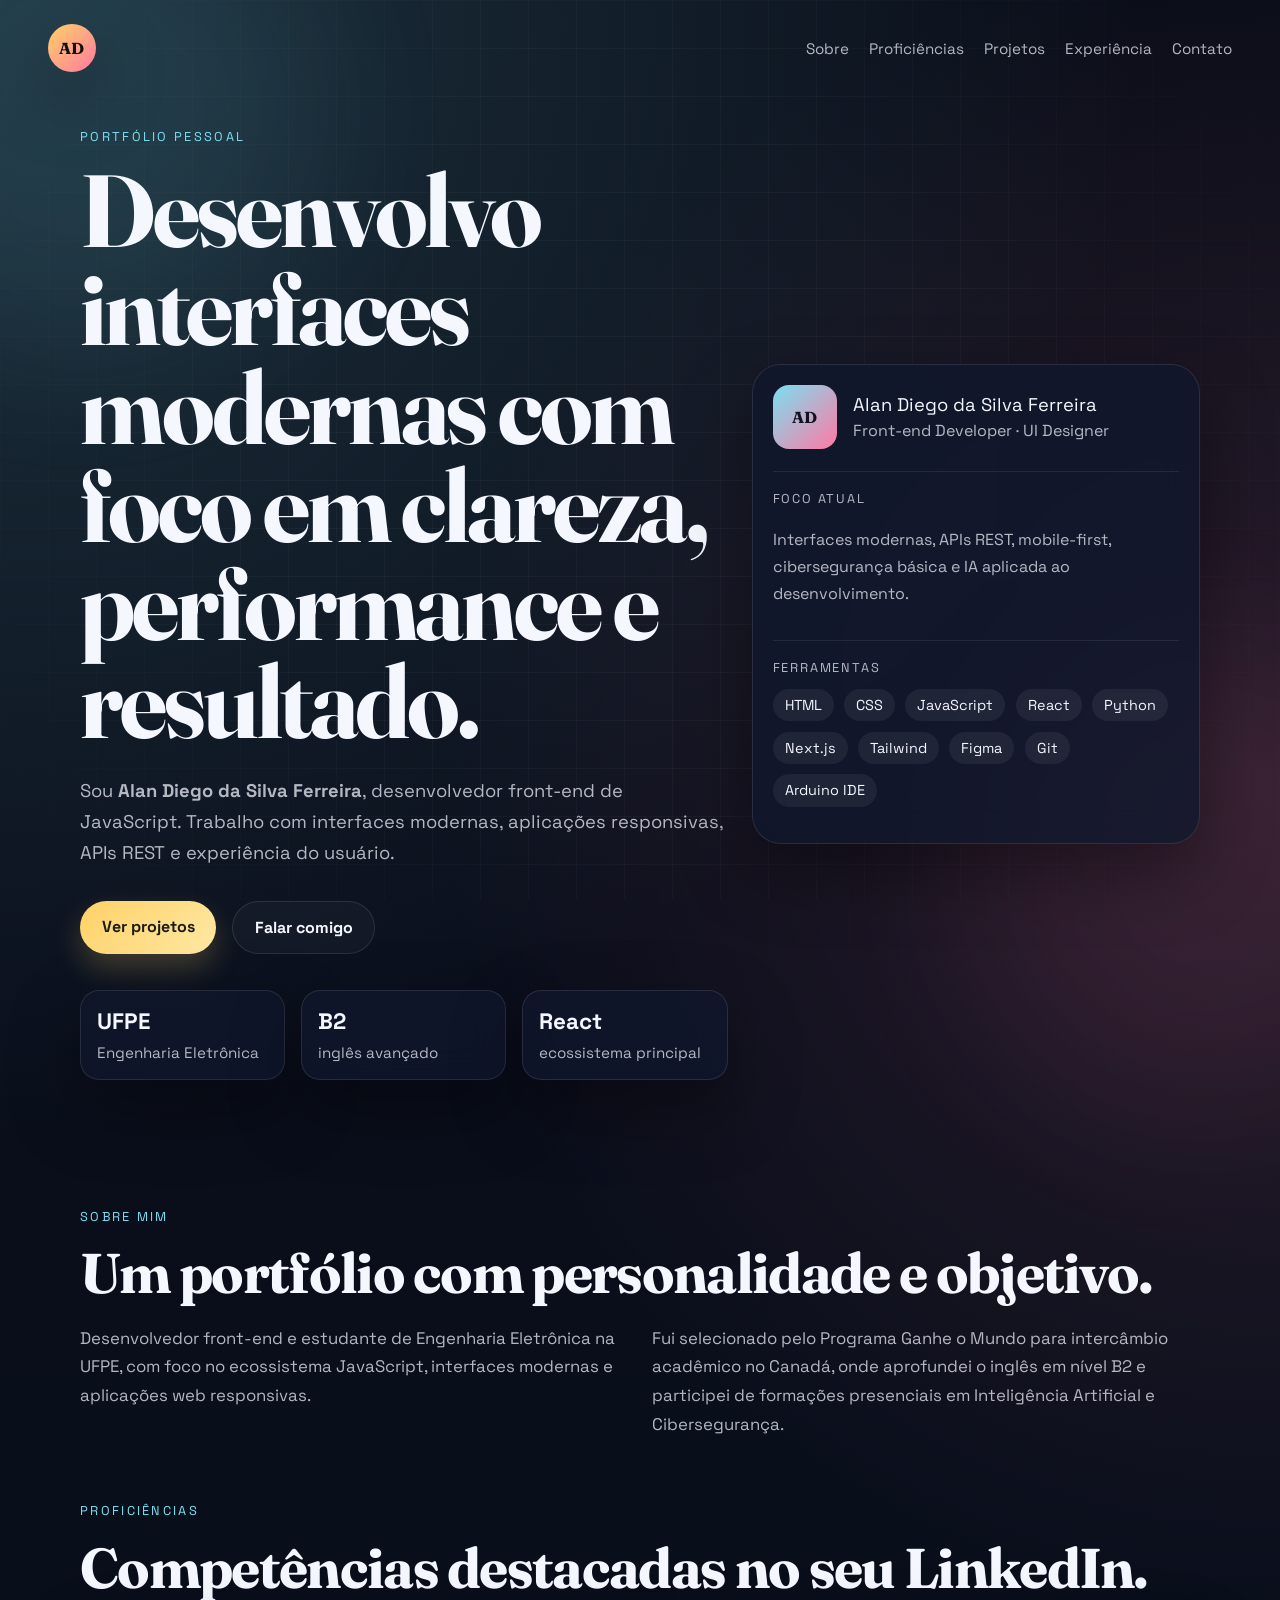
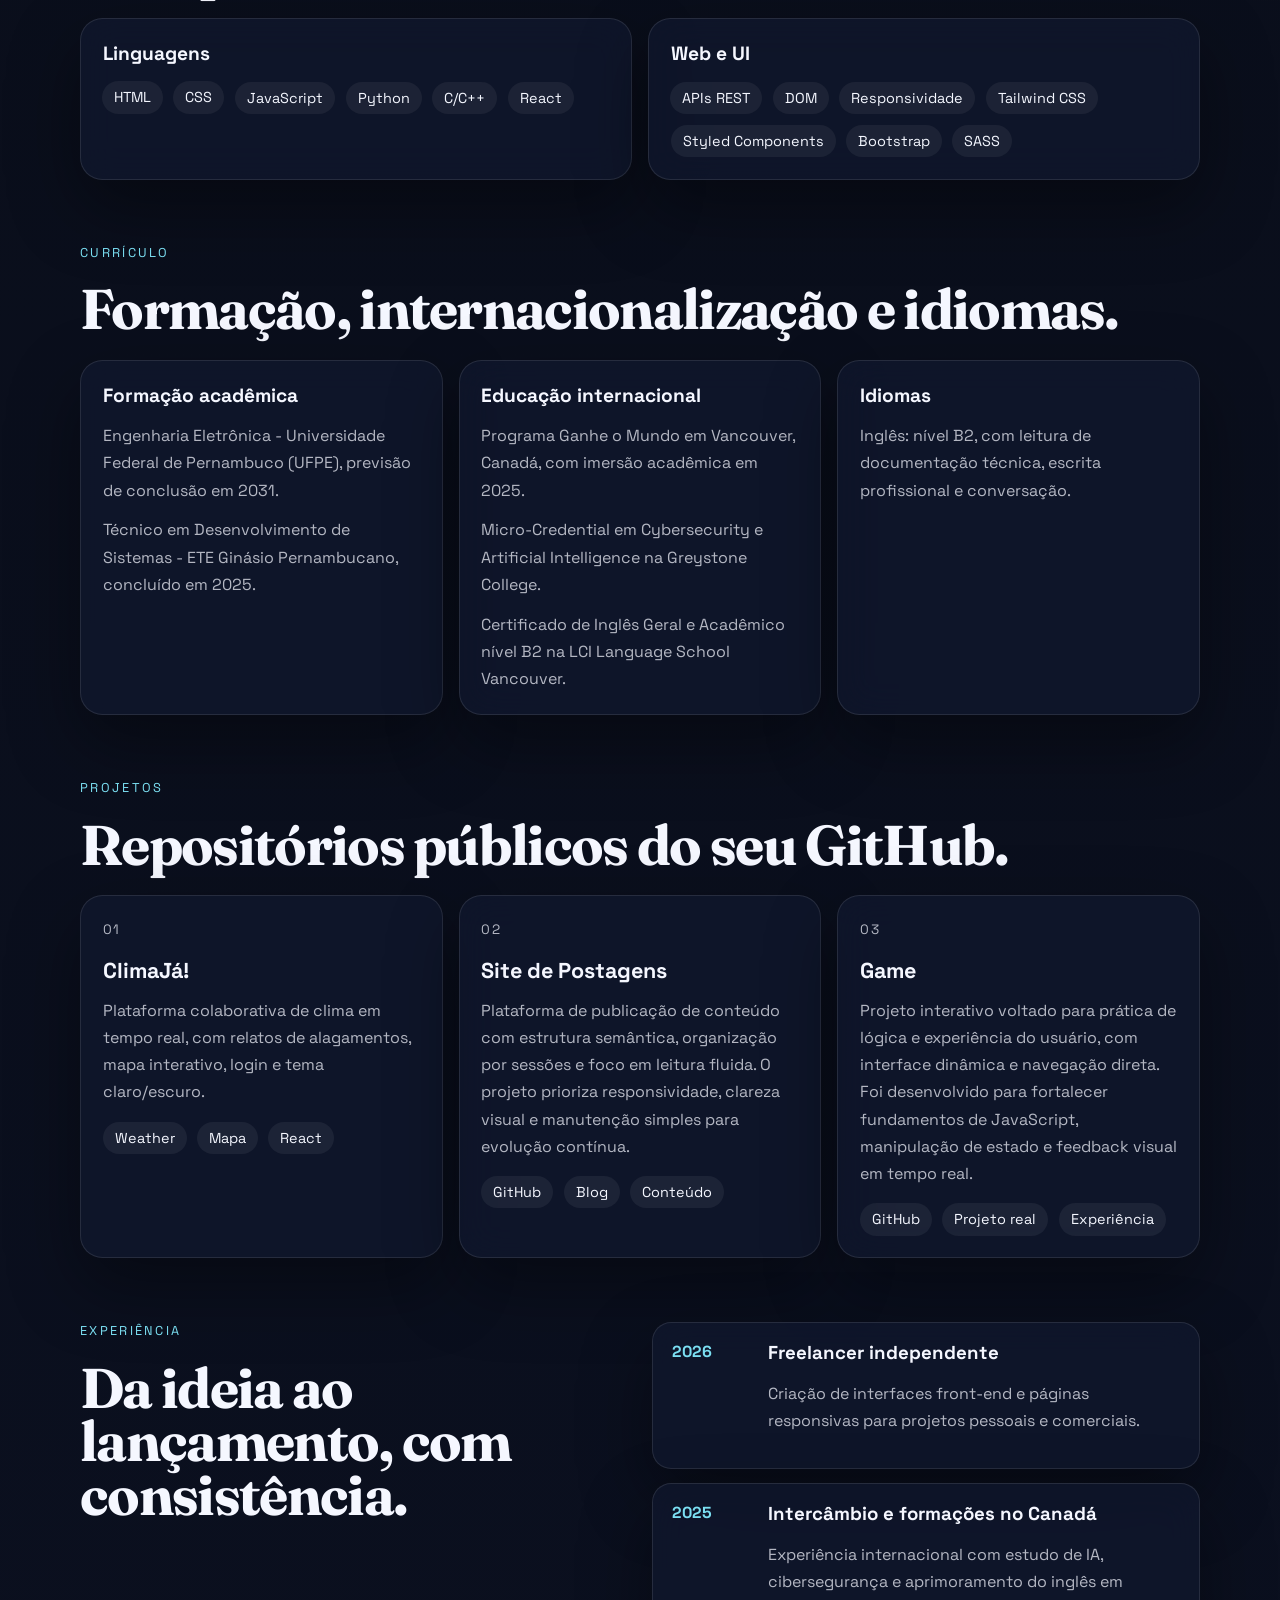
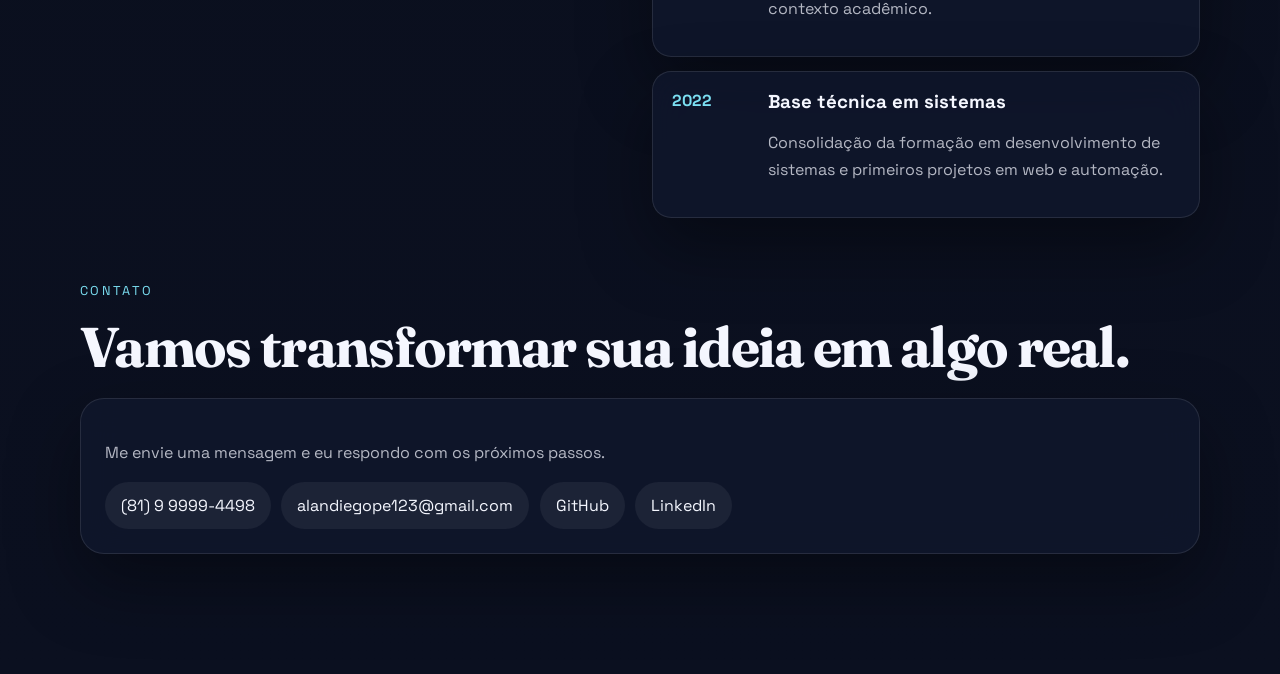
<file: index.html>
<!DOCTYPE html>
<html lang="pt-BR">
<head>
  <meta charset="UTF-8">
  <meta name="viewport" content="width=device-width, initial-scale=1.0">
  <meta name="description" content="Portfólio de Alan Diego da Silva Ferreira, desenvolvedor front-end com JavaScript, React, Python e experiência internacional.">
  <title>Alan Diego da Silva Ferreira | Portfólio</title>
  <link rel="preconnect" href="https://fonts.googleapis.com">
  <link rel="preconnect" href="https://fonts.gstatic.com" crossorigin>
  <link href="https://fonts.googleapis.com/css2?family=Space+Grotesk:wght@400;500;700&family=Fraunces:opsz,wght@9..144,600;9..144,700&display=swap" rel="stylesheet">
  <link rel="stylesheet" href="styles.css">
</head>
<body>
  <div class="ambient ambient-one"></div>
  <div class="ambient ambient-two"></div>
  <div class="grid-overlay" aria-hidden="true"></div>

  <header class="topbar">
    <a class="brand" href="#inicio">AD</a>
    <nav class="nav">
      <a href="#sobre">Sobre</a>
      <a href="#proficiencias">Proficiências</a>
      <a href="#projetos">Projetos</a>
      <a href="#experiencia">Experiência</a>
      <a href="#contato">Contato</a>
    </nav>
  </header>

  <main>
    <section class="hero" id="inicio">
      <div class="hero-copy reveal">
        <p class="eyebrow">Portfólio pessoal</p>
        <h1>Desenvolvo interfaces modernas com foco em clareza, performance e resultado.</h1>
        <p class="lead">
          Sou <strong>Alan Diego da Silva Ferreira</strong>, desenvolvedor front-end de <span id="role">JavaScript</span>.
          Trabalho com interfaces modernas, aplicações responsivas, APIs REST e experiência do usuário.
        </p>

        <div class="hero-actions">
          <a class="button button-primary" href="#projetos">Ver projetos</a>
          <a class="button button-secondary" href="#contato">Falar comigo</a>
        </div>

        <ul class="metrics">
          <li><strong>UFPE</strong><span>Engenharia Eletrônica</span></li>
          <li><strong>B2</strong><span>inglês avançado</span></li>
          <li><strong>React</strong><span>ecossistema principal</span></li>
        </ul>
      </div>

      <aside class="hero-panel reveal" aria-label="Resumo profissional">
        <div class="profile-card">
          <div class="avatar" aria-hidden="true">AD</div>
          <div>
            <p class="profile-name">Alan Diego da Silva Ferreira</p>
            <p class="profile-role">Front-end Developer · UI Designer</p>
          </div>
        </div>

        <div class="panel-section">
          <p class="panel-label">Foco atual</p>
          <p>Interfaces modernas, APIs REST, mobile-first, cibersegurança básica e IA aplicada ao desenvolvimento.</p>
        </div>

        <div class="panel-section">
          <p class="panel-label">Ferramentas</p>
          <div class="tag-list">
            <span>HTML</span>
            <span>CSS</span>
            <span>JavaScript</span>
            <span>React</span>
            <span>Python</span>
            <span>Next.js</span>
            <span>Tailwind</span>
            <span>Figma</span>
            <span>Git</span>
            <span>Arduino IDE</span>
          </div>
        </div>
      </aside>
    </section>

    <section class="section reveal" id="sobre">
      <div class="section-heading">
        <p class="eyebrow">Sobre mim</p>
        <h2>Um portfólio com personalidade e objetivo.</h2>
      </div>
      <div class="about-grid">
        <p>
          Desenvolvedor front-end e estudante de Engenharia Eletrônica na UFPE, com foco no ecossistema JavaScript,
          interfaces modernas e aplicações web responsivas.
        </p>
        <p>
          Fui selecionado pelo Programa Ganhe o Mundo para intercâmbio acadêmico no Canadá, onde aprofundei o inglês
          em nível B2 e participei de formações presenciais em Inteligência Artificial e Cibersegurança.
        </p>
      </div>
    </section>

    <section class="section reveal" id="proficiencias">
      <div class="section-heading">
        <p class="eyebrow">Proficiências</p>
        <h2>Competências destacadas no seu LinkedIn.</h2>
      </div>

      <div class="skills-grid">
        <article class="skill-card">
          <h3>Linguagens</h3>
          <div class="skill-tags">
            <span>HTML</span>
            <span>CSS</span>
            <span>JavaScript</span>
            <span>Python</span>
            <span>C/C++</span>
            <span>React</span>
          </div>
        </article>

        <article class="skill-card">
          <h3>Web e UI</h3>
          <div class="skill-tags">
            <span>APIs REST</span>
            <span>DOM</span>
            <span>Responsividade</span>
            <span>Tailwind CSS</span>
            <span>Styled Components</span>
            <span>Bootstrap</span>
            <span>SASS</span>
          </div>
        </article>
      </div>
    </section>

    <section class="section reveal" id="curriculo">
      <div class="section-heading">
        <p class="eyebrow">Currículo</p>
        <h2>Formação, internacionalização e idiomas.</h2>
      </div>

      <div class="curriculum-grid">
        <article class="curriculum-card">
          <h3>Formação acadêmica</h3>
          <p>Engenharia Eletrônica - Universidade Federal de Pernambuco (UFPE), previsão de conclusão em 2031.</p>
          <p>Técnico em Desenvolvimento de Sistemas - ETE Ginásio Pernambucano, concluído em 2025.</p>
        </article>

        <article class="curriculum-card">
          <h3>Educação internacional</h3>
          <p>Programa Ganhe o Mundo em Vancouver, Canadá, com imersão acadêmica em 2025.</p>
          <p>Micro-Credential em Cybersecurity e Artificial Intelligence na Greystone College.</p>
          <p>Certificado de Inglês Geral e Acadêmico nível B2 na LCI Language School Vancouver.</p>
        </article>

        <article class="curriculum-card">
          <h3>Idiomas</h3>
          <p>Inglês: nível B2, com leitura de documentação técnica, escrita profissional e conversação.</p>
        </article>
      </div>
    </section>

    <section class="section reveal" id="projetos">
      <div class="section-heading">
        <p class="eyebrow">Projetos</p>
        <h2>Repositórios públicos do seu GitHub.</h2>
      </div>

      <div class="projects-grid">
        <article class="project-card">
          <p class="project-index">01</p>
          <h3><a href="https://climaja.app" target="_blank" rel="noreferrer">ClimaJá!</a></h3>
          <p>Plataforma colaborativa de clima em tempo real, com relatos de alagamentos, mapa interativo, login e tema claro/escuro.</p>
          <div class="project-tags"><span>Weather</span><span>Mapa</span><span>React</span></div>
        </article>

        <article class="project-card">
          <p class="project-index">02</p>
          <h3><a href="https://github.com/sitedepostagens/site-de-postagens" target="_blank" rel="noreferrer">Site de Postagens</a></h3>
          <p>Plataforma de publicação de conteúdo com estrutura semântica, organização por sessões e foco em leitura fluida. O projeto prioriza responsividade, clareza visual e manutenção simples para evolução contínua.</p>
          <div class="project-tags"><span>GitHub</span><span>Blog</span><span>Conteúdo</span></div>
        </article>

        <article class="project-card">
          <p class="project-index">03</p>
          <h3><a href="https://github.com/alandiegopebr/game" target="_blank" rel="noreferrer">Game</a></h3>
          <p>Projeto interativo voltado para prática de lógica e experiência do usuário, com interface dinâmica e navegação direta. Foi desenvolvido para fortalecer fundamentos de JavaScript, manipulação de estado e feedback visual em tempo real.</p>
          <div class="project-tags"><span>GitHub</span><span>Projeto real</span><span>Experiência</span></div>
        </article>
      </div>
    </section>

    <section class="section split reveal" id="experiencia">
      <div>
        <div class="section-heading">
          <p class="eyebrow">Experiência</p>
          <h2>Da ideia ao lançamento, com consistência.</h2>
        </div>
      </div>

      <div class="timeline">
        <article class="timeline-item">
          <span>2026</span>
          <div>
            <h3>Freelancer independente</h3>
            <p>Criação de interfaces front-end e páginas responsivas para projetos pessoais e comerciais.</p>
          </div>
        </article>
        <article class="timeline-item">
          <span>2025</span>
          <div>
            <h3>Intercâmbio e formações no Canadá</h3>
            <p>Experiência internacional com estudo de IA, cibersegurança e aprimoramento do inglês em contexto acadêmico.</p>
          </div>
        </article>
        <article class="timeline-item">
          <span>2022</span>
          <div>
            <h3>Base técnica em sistemas</h3>
            <p>Consolidação da formação em desenvolvimento de sistemas e primeiros projetos em web e automação.</p>
          </div>
        </article>
      </div>
    </section>

    <section class="section contact reveal" id="contato">
      <div class="section-heading">
        <p class="eyebrow">Contato</p>
        <h2>Vamos transformar sua ideia em algo real.</h2>
      </div>

      <div class="contact-card">
        <p>Me envie uma mensagem e eu respondo com os próximos passos.</p>
        <div class="contact-links">
          <a href="tel:+5581999994498">(81) 9 9999-4498</a>
          <a href="mailto:alandiegope123@gmail.com">alandiegope123@gmail.com</a>
          <a href="https://github.com/alandiegopebr" target="_blank" rel="noreferrer">GitHub</a>
          <a href="https://www.linkedin.com/in/alan-diego-242616219" target="_blank" rel="noreferrer">LinkedIn</a>
        </div>
      </div>
    </section>
  </main>

  <footer class="footer">
  </footer>

  <script src="script.js"></script>
</body>
</html>
</file>
<file: styles.css>
:root {
  --bg: #0b1020;
  --bg-soft: #121a31;
  --card: rgba(16, 24, 46, 0.78);
  --card-border: rgba(255, 255, 255, 0.1);
  --text: #f5f7ff;
  --muted: rgba(245, 247, 255, 0.72);
  --accent: #ffd166;
  --accent-2: #7bdff2;
  --accent-3: #ff7aa2;
  --shadow: 0 28px 70px rgba(0, 0, 0, 0.38);
}

* {
  box-sizing: border-box;
}

html {
  scroll-behavior: smooth;
}

body {
  margin: 0;
  min-height: 100vh;
  color: var(--text);
  font-family: "Space Grotesk", "Segoe UI", sans-serif;
  background:
    radial-gradient(circle at top left, rgba(123, 223, 242, 0.18), transparent 28%),
    radial-gradient(circle at right 20%, rgba(255, 122, 162, 0.14), transparent 25%),
    linear-gradient(180deg, #090d18 0%, var(--bg) 100%);
  overflow-x: hidden;
}

a {
  color: inherit;
  text-decoration: none;
}

.ambient {
  position: fixed;
  inset: auto;
  width: 30rem;
  height: 30rem;
  border-radius: 50%;
  filter: blur(80px);
  opacity: 0.4;
  pointer-events: none;
  z-index: 0;
}

.ambient-one {
  top: -8rem;
  left: -10rem;
  background: rgba(123, 223, 242, 0.22);
}

.ambient-two {
  right: -10rem;
  top: 40rem;
  background: rgba(255, 122, 162, 0.18);
}

.grid-overlay {
  position: fixed;
  inset: 0;
  background-image:
    linear-gradient(rgba(255, 255, 255, 0.03) 1px, transparent 1px),
    linear-gradient(90deg, rgba(255, 255, 255, 0.03) 1px, transparent 1px);
  background-size: 3rem 3rem;
  mask-image: radial-gradient(circle at center, black 45%, transparent 100%);
  pointer-events: none;
  z-index: 0;
}

.topbar,
main,
.footer {
  position: relative;
  z-index: 1;
}

.topbar {
  display: flex;
  align-items: center;
  justify-content: space-between;
  padding: 1.5rem clamp(1.25rem, 4vw, 3rem);
}

.brand {
  display: grid;
  place-items: center;
  width: 3rem;
  height: 3rem;
  border-radius: 50%;
  background: linear-gradient(135deg, var(--accent), var(--accent-3));
  color: #111;
  font-family: "Fraunces", serif;
  font-weight: 700;
  letter-spacing: 0.04em;
  box-shadow: var(--shadow);
}

.nav {
  display: flex;
  gap: 1.25rem;
  flex-wrap: wrap;
  justify-content: flex-end;
}

.nav a {
  color: var(--muted);
  font-size: 0.95rem;
}

.nav a:hover {
  color: var(--text);
}

main {
  width: min(1120px, calc(100% - 2rem));
  margin: 0 auto;
  padding-bottom: 4rem;
}

.hero {
  display: grid;
  grid-template-columns: 1.3fr 0.9fr;
  gap: 1.5rem;
  align-items: center;
  min-height: calc(100vh - 6rem);
  padding: 2rem 0 4rem;
}

.hero-copy h1,
.section-heading h2 {
  margin: 0;
  font-family: "Fraunces", serif;
  line-height: 0.96;
  letter-spacing: -0.03em;
}

.hero-copy h1 {
  max-width: 11ch;
  font-size: clamp(3rem, 8vw, 6.8rem);
}

.section-heading h2 {
  font-size: clamp(2rem, 5vw, 3.5rem);
}

.eyebrow {
  margin: 0 0 1rem;
  text-transform: uppercase;
  letter-spacing: 0.18em;
  font-size: 0.8rem;
  color: var(--accent-2);
}

.lead,
.about-grid p,
.project-card p,
.timeline-item p,
.contact-card p,
.footer p,
.panel-section p {
  color: var(--muted);
  line-height: 1.7;
}

.lead {
  max-width: 44rem;
  font-size: 1.15rem;
  margin: 1.5rem 0 0;
}

.hero-actions {
  display: flex;
  gap: 1rem;
  flex-wrap: wrap;
  margin: 2rem 0;
}

.button {
  padding: 0.95rem 1.35rem;
  border-radius: 999px;
  font-weight: 700;
  transition: transform 180ms ease, box-shadow 180ms ease, background 180ms ease;
}

.button:hover {
  transform: translateY(-2px);
}

.button-primary {
  background: linear-gradient(135deg, var(--accent), #ffe8a3);
  color: #1c1b16;
  box-shadow: 0 14px 30px rgba(255, 209, 102, 0.22);
}

.button-secondary {
  border: 1px solid var(--card-border);
  background: rgba(255, 255, 255, 0.03);
}

.metrics {
  display: grid;
  grid-template-columns: repeat(3, minmax(0, 1fr));
  gap: 1rem;
  margin: 2.25rem 0 0;
  padding: 0;
  list-style: none;
}

.metrics li,
.project-card,
.timeline-item,
.contact-card,
.hero-panel {
  border: 1px solid var(--card-border);
  background: var(--card);
  backdrop-filter: blur(18px);
  box-shadow: var(--shadow);
}

.metrics li {
  padding: 1rem;
  border-radius: 1.2rem;
}

.metrics strong {
  display: block;
  font-size: 1.4rem;
  margin-bottom: 0.35rem;
}

.metrics span {
  color: var(--muted);
  font-size: 0.95rem;
}

.hero-panel {
  border-radius: 1.8rem;
  padding: 1.25rem;
}

.profile-card {
  display: flex;
  align-items: center;
  gap: 1rem;
  margin-bottom: 1.4rem;
}

.avatar {
  display: grid;
  place-items: center;
  width: 4rem;
  height: 4rem;
  border-radius: 1rem;
  background: linear-gradient(135deg, var(--accent-2), var(--accent-3));
  color: #10131f;
  font-family: "Fraunces", serif;
  font-weight: 700;
}

.profile-name,
.panel-label,
.project-card h3,
.timeline-item h3 {
  margin: 0;
}

.profile-name {
  font-size: 1.15rem;
}

.profile-role {
  margin: 0.2rem 0 0;
  color: var(--muted);
}

.panel-section {
  padding: 1rem 0;
  border-top: 1px solid rgba(255, 255, 255, 0.08);
}

.panel-label {
  margin-bottom: 0.65rem;
  color: var(--accent-2);
  font-size: 0.8rem;
  letter-spacing: 0.14em;
  text-transform: uppercase;
}

.tag-list,
.project-tags,
.contact-links {
  display: flex;
  gap: 0.65rem;
  flex-wrap: wrap;
}

.tag-list span,
.project-tags span {
  padding: 0.45rem 0.75rem;
  border-radius: 999px;
  background: rgba(255, 255, 255, 0.06);
  color: var(--text);
  font-size: 0.9rem;
}

.section {
  padding: 4rem 0 0;
}

.section-heading {
  display: grid;
  gap: 0.35rem;
  margin-bottom: 1.5rem;
}

.about-grid,
.split {
  display: grid;
  grid-template-columns: repeat(2, minmax(0, 1fr));
  gap: 1.5rem;
}

.skills-grid {
  display: grid;
  grid-template-columns: repeat(2, minmax(0, 1fr));
  gap: 1rem;
}

.curriculum-grid {
  display: grid;
  grid-template-columns: repeat(3, minmax(0, 1fr));
  gap: 1rem;
}

.skill-card {
  padding: 1.35rem;
  border-radius: 1.4rem;
  border: 1px solid var(--card-border);
  background: var(--card);
  backdrop-filter: blur(18px);
  box-shadow: var(--shadow);
}

.skill-card h3 {
  margin: 0 0 1rem;
  font-size: 1.2rem;
}

.skill-tags {
  display: flex;
  gap: 0.65rem;
  flex-wrap: wrap;
}

.skill-tags span {
  padding: 0.45rem 0.75rem;
  border-radius: 999px;
  background: rgba(255, 255, 255, 0.06);
  color: var(--text);
  font-size: 0.9rem;
}

.curriculum-card {
  padding: 1.35rem;
  border-radius: 1.4rem;
  border: 1px solid var(--card-border);
  background: var(--card);
  backdrop-filter: blur(18px);
  box-shadow: var(--shadow);
}

.curriculum-card h3 {
  margin: 0 0 0.9rem;
  font-size: 1.2rem;
}

.curriculum-card p {
  margin: 0 0 0.8rem;
  color: var(--muted);
  line-height: 1.7;
}

.curriculum-card p:last-child {
  margin-bottom: 0;
}

.about-grid p {
  margin: 0;
  font-size: 1.05rem;
}

.projects-grid {
  display: grid;
  grid-template-columns: repeat(3, minmax(0, 1fr));
  gap: 1rem;
}

.project-card {
  padding: 1.35rem;
  border-radius: 1.4rem;
}

.project-index {
  margin: 0 0 1.1rem;
  color: var(--accent);
  letter-spacing: 0.12em;
  font-size: 0.85rem;
}

.project-card h3 {
  font-size: 1.35rem;
  margin-bottom: 0.8rem;
}

.project-card p {
  margin: 0 0 1rem;
}

.split {
  align-items: start;
}

.timeline {
  display: grid;
  gap: 0.9rem;
}

.timeline-item {
  display: grid;
  grid-template-columns: 5rem 1fr;
  gap: 1rem;
  padding: 1.1rem 1.2rem;
  border-radius: 1.2rem;
}

.timeline-item span {
  color: var(--accent-2);
  font-weight: 700;
}

.contact-card {
  padding: 1.5rem;
  border-radius: 1.5rem;
}

.contact-links {
  margin-top: 1rem;
}

.contact-links a {
  padding: 0.8rem 1rem;
  border-radius: 999px;
  background: rgba(255, 255, 255, 0.06);
}

.footer {
  width: min(1120px, calc(100% - 2rem));
  margin: 0 auto;
  padding: 1rem 0 2.5rem;
}

.reveal {
  opacity: 0;
  transform: translateY(24px);
  transition: opacity 700ms ease, transform 700ms ease;
}

.reveal.is-visible {
  opacity: 1;
  transform: translateY(0);
}

@media (max-width: 980px) {
  .hero,
  .about-grid,
  .skills-grid,
  .curriculum-grid,
  .split,
  .projects-grid {
    grid-template-columns: 1fr;
  }

  .hero {
    min-height: auto;
    padding-top: 1rem;
  }

  .hero-copy h1 {
    max-width: 14ch;
  }
}

@media (max-width: 720px) {
  .topbar {
    align-items: flex-start;
    flex-direction: column;
    gap: 1rem;
  }

  .metrics {
    grid-template-columns: 1fr;
  }

  .timeline-item {
    grid-template-columns: 1fr;
  }

  .contact-links,
  .nav {
    gap: 0.75rem;
  }
}
</file>
